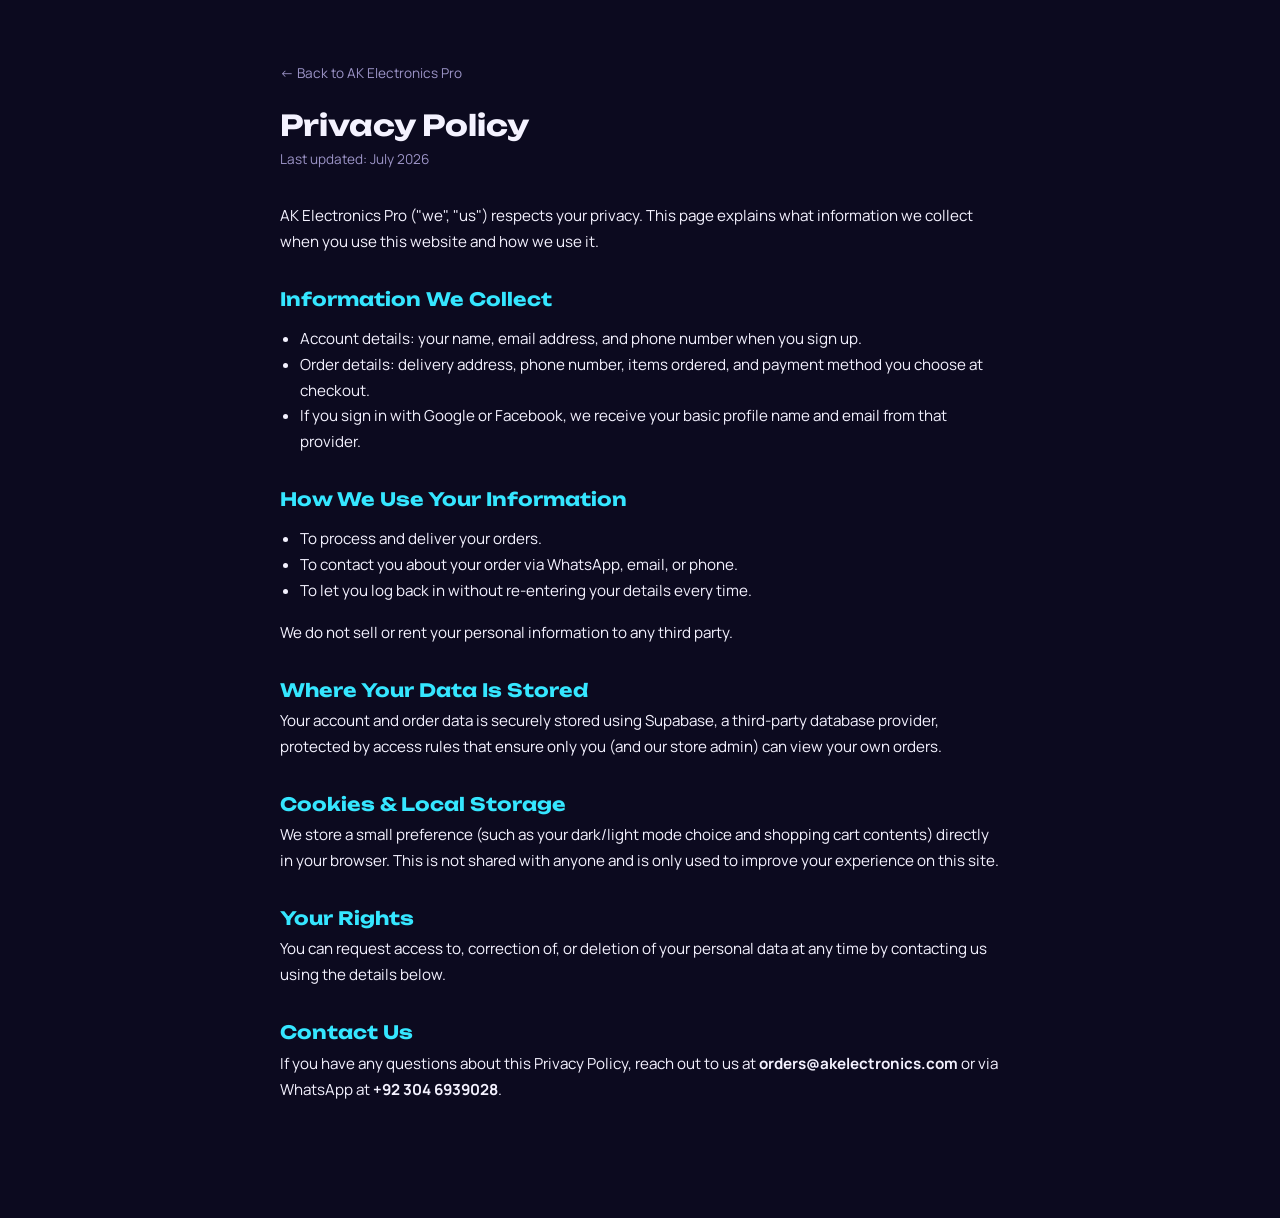
<file: privacy-policy.html>
<!DOCTYPE html>
<html lang="en">
<head>
<meta charset="UTF-8">
<meta name="viewport" content="width=device-width, initial-scale=1.0">
<link rel="icon" type="image/svg+xml" href="logo-badge.svg">
<title>Privacy Policy — AK Electronics Pro</title>
<meta name="robots" content="index, follow">
<link rel="preconnect" href="https://fonts.googleapis.com">
<link href="https://fonts.googleapis.com/css2?family=Unbounded:wght@600;700&family=Manrope:wght@400;500;600;700&family=Space+Mono:wght@400;600&display=swap" rel="stylesheet">
<link rel="stylesheet" href="style.css">
<style>
  .legal-wrap{max-width:760px; margin:0 auto; padding:60px 20px 100px;}
  .legal-wrap h1{font-size:1.8rem; margin-bottom:6px;}
  .legal-wrap .updated{color:var(--muted); font-size:.85rem; margin-bottom:32px;}
  .legal-wrap h2{font-size:1.15rem; margin-top:34px; color:var(--cyan);}
  .legal-wrap p, .legal-wrap li{color:var(--text); line-height:1.7; font-size:.95rem;}
  .legal-wrap ul{padding-left:20px;}
  .back-link{display:inline-block; margin-bottom:24px; color:var(--muted); font-size:.85rem;}
  .back-link:hover{color:var(--cyan);}
</style>
</head>
<body>
<div class="legal-wrap">
  <a href="index.html" class="back-link">← Back to AK Electronics Pro</a>
  <h1>Privacy Policy</h1>
  <p class="updated">Last updated: July 2026</p>

  <p>AK Electronics Pro ("we", "us") respects your privacy. This page explains what information we collect when you use this website and how we use it.</p>

  <h2>Information We Collect</h2>
  <ul>
    <li>Account details: your name, email address, and phone number when you sign up.</li>
    <li>Order details: delivery address, phone number, items ordered, and payment method you choose at checkout.</li>
    <li>If you sign in with Google or Facebook, we receive your basic profile name and email from that provider.</li>
  </ul>

  <h2>How We Use Your Information</h2>
  <ul>
    <li>To process and deliver your orders.</li>
    <li>To contact you about your order via WhatsApp, email, or phone.</li>
    <li>To let you log back in without re-entering your details every time.</li>
  </ul>
  <p>We do not sell or rent your personal information to any third party.</p>

  <h2>Where Your Data Is Stored</h2>
  <p>Your account and order data is securely stored using Supabase, a third-party database provider, protected by access rules that ensure only you (and our store admin) can view your own orders.</p>

  <h2>Cookies &amp; Local Storage</h2>
  <p>We store a small preference (such as your dark/light mode choice and shopping cart contents) directly in your browser. This is not shared with anyone and is only used to improve your experience on this site.</p>

  <h2>Your Rights</h2>
  <p>You can request access to, correction of, or deletion of your personal data at any time by contacting us using the details below.</p>

  <h2>Contact Us</h2>
  <p>If you have any questions about this Privacy Policy, reach out to us at <strong>orders@akelectronics.com</strong> or via WhatsApp at <strong>+92 304 6939028</strong>.</p>
</div>
</body>
</html>
</file>
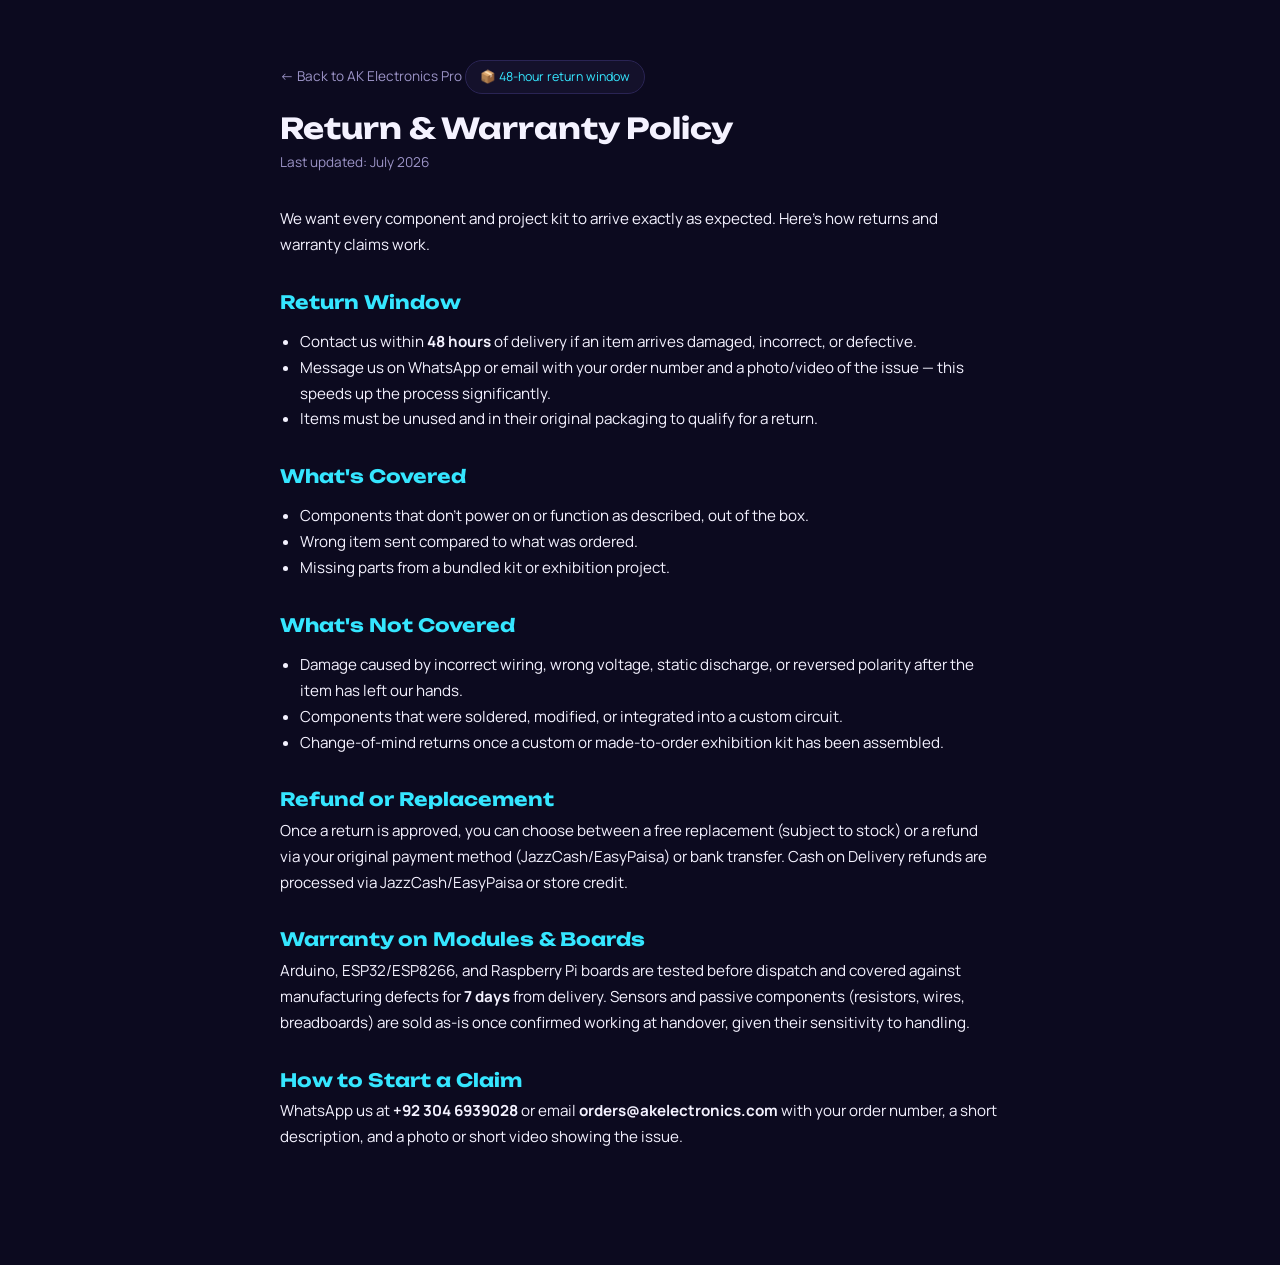
<file: return-policy.html>
<!DOCTYPE html>
<html lang="en">
<head>
<meta charset="UTF-8">
<meta name="viewport" content="width=device-width, initial-scale=1.0">
<link rel="icon" type="image/svg+xml" href="logo-badge.svg">
<title>Return & Warranty Policy — AK Electronics Pro</title>
<meta name="robots" content="index, follow">
<link rel="preconnect" href="https://fonts.googleapis.com">
<link href="https://fonts.googleapis.com/css2?family=Unbounded:wght@600;700&family=Manrope:wght@400;500;600;700&family=Space+Mono:wght@400;600&display=swap" rel="stylesheet">
<link rel="stylesheet" href="style.css">
<style>
  .legal-wrap{max-width:760px; margin:0 auto; padding:60px 20px 100px;}
  .legal-wrap h1{font-size:1.8rem; margin-bottom:6px;}
  .legal-wrap .updated{color:var(--muted); font-size:.85rem; margin-bottom:32px;}
  .legal-wrap h2{font-size:1.15rem; margin-top:34px; color:var(--cyan);}
  .legal-wrap p, .legal-wrap li{color:var(--text); line-height:1.7; font-size:.95rem;}
  .legal-wrap ul{padding-left:20px;}
  .back-link{display:inline-block; margin-bottom:24px; color:var(--muted); font-size:.85rem;}
  .back-link:hover{color:var(--cyan);}
  .policy-badge{display:inline-block; background:var(--panel); border:1px solid var(--line); border-radius:999px; padding:6px 14px; font-size:.78rem; color:var(--cyan); margin-bottom:6px;}
</style>
</head>
<body>
<div class="legal-wrap">
  <a href="index.html" class="back-link">← Back to AK Electronics Pro</a>
  <span class="policy-badge">📦 48-hour return window</span>
  <h1>Return &amp; Warranty Policy</h1>
  <p class="updated">Last updated: July 2026</p>

  <p>We want every component and project kit to arrive exactly as expected. Here's how returns and warranty claims work.</p>

  <h2>Return Window</h2>
  <ul>
    <li>Contact us within <strong>48 hours</strong> of delivery if an item arrives damaged, incorrect, or defective.</li>
    <li>Message us on WhatsApp or email with your order number and a photo/video of the issue — this speeds up the process significantly.</li>
    <li>Items must be unused and in their original packaging to qualify for a return.</li>
  </ul>

  <h2>What's Covered</h2>
  <ul>
    <li>Components that don't power on or function as described, out of the box.</li>
    <li>Wrong item sent compared to what was ordered.</li>
    <li>Missing parts from a bundled kit or exhibition project.</li>
  </ul>

  <h2>What's Not Covered</h2>
  <ul>
    <li>Damage caused by incorrect wiring, wrong voltage, static discharge, or reversed polarity after the item has left our hands.</li>
    <li>Components that were soldered, modified, or integrated into a custom circuit.</li>
    <li>Change-of-mind returns once a custom or made-to-order exhibition kit has been assembled.</li>
  </ul>

  <h2>Refund or Replacement</h2>
  <p>Once a return is approved, you can choose between a free replacement (subject to stock) or a refund via your original payment method (JazzCash/EasyPaisa) or bank transfer. Cash on Delivery refunds are processed via JazzCash/EasyPaisa or store credit.</p>

  <h2>Warranty on Modules &amp; Boards</h2>
  <p>Arduino, ESP32/ESP8266, and Raspberry Pi boards are tested before dispatch and covered against manufacturing defects for <strong>7 days</strong> from delivery. Sensors and passive components (resistors, wires, breadboards) are sold as-is once confirmed working at handover, given their sensitivity to handling.</p>

  <h2>How to Start a Claim</h2>
  <p>WhatsApp us at <strong>+92 304 6939028</strong> or email <strong>orders@akelectronics.com</strong> with your order number, a short description, and a photo or short video showing the issue.</p>
</div>
</body>
</html>
</file>
<file: style.css>
/* =========================================================
   AK ELECTRONICS — FULL CATALOG STORE
   Theme: "Spotlight Showcase"
   ========================================================= */
:root{
  --bg:      #0c0a1f;
  --panel:   #14112b;
  --card:    #1b1740;
  --line:    #2a2454;

  --violet:  #7c5cff;
  --pink:    #ff4d94;
  --cyan:    #35e6ff;

  --text:    #f4f2ff;
  --muted:   #9c94c7;

  --header-bg-rgb: 12,10,31;

  --display: 'Unbounded', sans-serif;
  --body:    'Manrope', sans-serif;
  --mono:    'Space Mono', monospace;

  --radius: 16px;
  --wrap: 1180px;
}

:root[data-theme="light"]{
  --bg:      #f3f5f8;
  --panel:   #ffffff;
  --card:    #ffffff;
  --line:    #dde2ea;

  --text:    #10141c;
  --muted:   #5a6273;

  --header-bg-rgb: 255,255,255;
}

body, .thumb, .product-card, .project-card{ transition: background-color .25s, color .25s, border-color .25s; }

*{box-sizing:border-box;}

/* ACCESSIBILITY: skip link + visible focus states */
.skip-link{
  position:absolute; top:-50px; left:10px; z-index:200;
  background:var(--violet); color:#fff; padding:10px 18px; border-radius:8px;
  font-size:.85rem; font-weight:700; text-decoration:none; transition:top .15s;
}
.skip-link:focus{top:10px;}
a:focus-visible, button:focus-visible, input:focus-visible, select:focus-visible, textarea:focus-visible, [tabindex]:focus-visible{
  outline:3px solid var(--cyan); outline-offset:2px; border-radius:4px;
}
html{scroll-behavior:smooth; -webkit-text-size-adjust:100%;}
body{
  margin:0; background:var(--bg); color:var(--text);
  font-family:var(--body); line-height:1.6;
  -webkit-font-smoothing:antialiased; position:relative; overflow-x:hidden;
  touch-action:manipulation;
  -webkit-user-select:none; -moz-user-select:none; user-select:none;
}
input, textarea, select{
  -webkit-user-select:text; -moz-user-select:text; user-select:text;
}
h1,h2,h3{font-family:var(--display); margin:0 0 .4em; line-height:1.15;}
p{margin:0 0 1em;}
a{color:inherit; text-decoration:none;}
img{max-width:100%; display:block;}
button, a{ -webkit-tap-highlight-color:transparent; }
.wrap{max-width:var(--wrap); margin:0 auto; padding:0 24px; position:relative; z-index:1;}
::selection{background:var(--pink); color:#0c0a1f;}
:focus-visible{outline:2px solid var(--cyan); outline-offset:3px;}

@media (prefers-reduced-motion: reduce){
  *{animation-duration:.001ms !important; transition-duration:.001ms !important;}
}

.blob{position:fixed; border-radius:50%; filter:blur(90px); opacity:.32; z-index:0; pointer-events:none; animation:drift 14s ease-in-out infinite alternate;}
.blob-a{width:420px; height:420px; background:var(--violet); top:-120px; left:-100px;}
.blob-b{width:380px; height:380px; background:var(--pink); bottom:-140px; right:-100px; animation-delay:3s;}
@keyframes drift{ to{ transform:translate(40px,30px) scale(1.1); } }

/* reveal-on-scroll */
.reveal{opacity:0; transform:translateY(16px); transition:opacity .5s ease, transform .5s ease;}
.reveal.in{opacity:1; transform:translateY(0);}

/* =========================================================
   HEADER
   ========================================================= */
.site-header{position:sticky; top:0; z-index:50; background:rgba(var(--header-bg-rgb),.82); backdrop-filter:blur(12px); border-bottom:1px solid var(--line);}

/* ADS BANNER */
.ads-banner{position:relative; width:100%; aspect-ratio:16/5; max-height:220px; overflow:hidden; background:var(--panel);}
@media (max-width:600px){ .ads-banner{aspect-ratio:4/3; max-height:280px;} }
.ads-banner-track{display:flex; width:100%; height:100%; transition:transform .5s ease;}
.ads-banner-track .ads-slide{flex:0 0 100%; width:100%; height:100%; display:block; background:#000; position:relative;}
.ads-banner-track .ads-slide img, .ads-banner-track .ads-slide video{width:100%; height:100%; object-fit:contain; display:block;}
.ads-unmute-btn{
  position:absolute; bottom:10px; left:10px; z-index:2;
  background:rgba(12,10,31,.65); backdrop-filter:blur(4px); color:#fff; border:1px solid rgba(255,255,255,.25);
  padding:6px 12px; border-radius:999px; font-size:.78rem; cursor:pointer;
}
.ads-banner-close{
  position:absolute; top:8px; right:8px; z-index:2;
  width:30px; height:30px; border-radius:50%; border:none; cursor:pointer;
  background:rgba(12,10,31,.6); color:#fff; font-size:.85rem; backdrop-filter:blur(4px);
}

/* MID-PAGE PICTURE ADS — scrolls with the page, sits inside the content flow */
.ads-banner-mid{max-width:var(--wrap, 1180px); margin:0 auto 50px; border-radius:16px; aspect-ratio:16/4;}
@media (max-width:600px){ .ads-banner-mid{aspect-ratio:16/9; margin-bottom:36px;} }

/* STARTER KITS SECTION */
.starter-kits{padding:70px 0;}
.starter-kits-layout{display:grid; grid-template-columns:1fr 260px; gap:24px; align-items:start;}
@media (max-width:900px){ .starter-kits-layout{grid-template-columns:1fr;} }
.ads-banner-kit{aspect-ratio:1/1.4; border-radius:14px; max-height:420px;}
@media (max-width:900px){ .ads-banner-kit{aspect-ratio:16/6; max-height:220px;} }

/* SPLASH VIDEO AD — plays once on page load */
.splash-ad-overlay{
  position:fixed; inset:0; z-index:500; background:#000;
  display:flex; align-items:center; justify-content:center;
}
.splash-ad-overlay video{width:100%; height:100%; object-fit:contain;}
.splash-ad-close{
  position:absolute; top:18px; right:18px; z-index:2;
  width:38px; height:38px; border-radius:50%; border:1px solid rgba(255,255,255,.35);
  background:rgba(0,0,0,.5); color:#fff; font-size:1rem; cursor:pointer; backdrop-filter:blur(4px);
}

.header-inner{display:flex; align-items:center; gap:18px; padding:14px 24px;}
.brand{display:flex; align-items:center; gap:10px;}
.brand-mark{
  width:38px; height:38px; border-radius:10px; flex:0 0 auto;
  display:block; object-fit:contain;
}
.brand-name{font-family:var(--display); font-weight:700; font-size:.95rem; letter-spacing:.4px; color:var(--text);}

.main-nav{display:flex; gap:20px; margin-left:auto; font-size:.88rem;}
.main-nav a{color:var(--muted); transition:color .15s;}
.main-nav a:hover{color:var(--text);}

.header-actions{display:flex; align-items:center; gap:10px;}
.login-btn{
  background:transparent; border:1px solid var(--line); color:var(--text);
  padding:9px 14px; border-radius:999px; font-size:.82rem; font-family:var(--body); font-weight:600;
  cursor:pointer; transition:.15s; white-space:nowrap;
}
a.login-btn{display:inline-block; text-decoration:none;}
.login-btn:hover{border-color:var(--cyan); color:var(--cyan);}
.nav-cta{
  background:linear-gradient(135deg,var(--pink),var(--violet)); color:#fff;
  padding:10px 18px; border-radius:999px; font-weight:600; font-size:.82rem; white-space:nowrap;
  transition:transform .15s, box-shadow .15s;
}
.nav-cta:hover{transform:translateY(-1px); box-shadow:0 8px 20px rgba(124,92,255,.4);}
.menu-toggle{display:none; background:none; border:none; color:var(--text); font-size:1.3rem; cursor:pointer; padding:4px 8px;}

/* =========================================================
   HERO
   ========================================================= */
.hero{padding:64px 0 0; position:relative;}

/* SEARCH BAR */
.search-section{padding:22px 0 0; position:relative; z-index:20;}
.search-box{
  display:flex; align-items:center; gap:10px; max-width:560px; margin:0 auto;
  background:var(--panel); border:1px solid var(--line); border-radius:999px;
  padding:12px 18px; color:var(--muted); transition:.2s;
}
.search-box:focus-within{border-color:var(--cyan); box-shadow:0 0 0 3px rgba(53,230,255,.15);}
.search-box input{flex:1; background:none; border:none; color:var(--text); font-family:var(--body); font-size:.92rem;}
.search-box input:focus{outline:none;}
.search-clear{background:none; border:none; color:var(--muted); cursor:pointer; font-size:.85rem; padding:2px 4px;}
.search-clear:hover{color:var(--pink);}

.search-dropdown{
  max-width:560px; margin:8px auto 0; background:var(--panel); border:1px solid var(--line);
  border-radius:14px; overflow:hidden; box-shadow:0 16px 40px rgba(0,0,0,.3);
  max-height:360px; overflow-y:auto;
}
.search-result{
  display:flex; align-items:center; gap:12px; padding:10px 16px; cursor:pointer; transition:.15s;
  border-bottom:1px solid var(--line);
}
.search-result:last-child{border-bottom:none;}
.search-result:hover{background:var(--card);}
.search-result img{width:42px; height:42px; border-radius:8px; object-fit:cover; flex:0 0 auto; background:var(--card);}
.search-result-info{flex:1; min-width:0;}
.search-result-info .sr-name{font-size:.86rem; font-weight:600; white-space:nowrap; overflow:hidden; text-overflow:ellipsis;}
.search-result-info .sr-cat{font-size:.72rem; color:var(--muted);}
.search-result .sr-price{font-family:var(--mono); font-size:.78rem; color:var(--cyan); flex:0 0 auto;}
.search-empty{padding:16px; text-align:center; color:var(--muted); font-size:.85rem;}
@media (max-width:600px){
  .search-box{margin:0 16px;}
  .search-dropdown{margin:8px 16px 0;}
}
.hero-inner{max-width:760px; margin:0 auto; text-align:center; padding:0 24px;}
.eyebrow{font-family:var(--mono); font-size:.74rem; color:var(--cyan); text-transform:uppercase; letter-spacing:.4px; margin-bottom:16px;}
.hero h1{font-size:clamp(2rem,5vw,3.4rem); font-weight:700;}
.glow-text{
  background:linear-gradient(135deg,var(--cyan),var(--violet),var(--pink));
  -webkit-background-clip:text; background-clip:text; color:transparent;
}
.hero-sub{color:var(--muted); font-size:1.02rem; max-width:54ch; margin:0 auto 28px;}
.hero-actions{display:flex; gap:14px; flex-wrap:wrap; margin-bottom:20px;}
.hero-inner .hero-actions{justify-content:center; margin-bottom:50px;}

.btn{
  display:inline-flex; align-items:center; justify-content:center; gap:8px;
  padding:14px 24px; border-radius:12px; font-weight:700; font-size:.9rem;
  transition:transform .15s, box-shadow .15s; cursor:pointer; border:none;
}
.btn.full{width:100%;}
.btn-primary{background:linear-gradient(135deg,var(--cyan),var(--violet)); color:#0c0a1f;}
.btn-primary:hover{transform:translateY(-2px); box-shadow:0 10px 26px rgba(53,230,255,.3);}
.btn-ghost{border:1px solid var(--line); color:var(--text); background:transparent;}
.btn-ghost:hover{border-color:var(--pink); color:var(--pink);}

/* marquee */
.marquee{border-top:1px solid var(--line); border-bottom:1px solid var(--line); overflow:hidden; background:var(--panel);}
.marquee-track{display:flex; gap:14px; white-space:nowrap; padding:14px 0; animation:scroll 30s linear infinite; width:max-content;}
.marquee-track span{font-family:var(--mono); font-size:.78rem; color:var(--muted); letter-spacing:.5px;}
.marquee-track span:nth-child(odd){color:var(--cyan);}
@keyframes scroll{ from{transform:translateX(0);} to{transform:translateX(-50%);} }

/* BANNER SLIDER */
.banner-slider{padding:28px 0; position:relative;}
.banner-slider .wrap{position:relative;}
.banner-track{display:flex; overflow:hidden; border-radius:var(--radius);}
.banner-slide{
  flex:0 0 100%; min-height:150px; display:flex; align-items:center; padding:28px 34px;
  transition:transform .5s ease;
}
.banner-slide-1{background:linear-gradient(120deg, #2a2454, #7c5cff 70%);}
.banner-slide-2{background:linear-gradient(120deg, #1b1740, #35e6ff 130%);}
.banner-slide-3{background:linear-gradient(120deg, #40163a, #ff4d94 130%);}
.banner-text{color:#fff;}
.banner-tag{font-family:var(--mono); font-size:.72rem; background:rgba(255,255,255,.18); padding:4px 10px; border-radius:999px; display:inline-block; margin-bottom:8px;}
.banner-text h3{font-family:var(--display); font-size:1.3rem; margin:0 0 4px;}
.banner-text p{margin:0; opacity:.9; font-size:.9rem;}
.banner-nav{
  position:absolute; top:50%; transform:translateY(-50%); z-index:2;
  background:rgba(12,10,31,.5); color:#fff; border:1px solid rgba(255,255,255,.3);
  width:34px; height:34px; border-radius:50%; font-size:1.3rem; cursor:pointer; transition:.15s;
}
.banner-nav:hover{background:rgba(12,10,31,.8);}
.banner-prev{left:10px;}
.banner-next{right:10px;}
.banner-dots{display:flex; justify-content:center; gap:8px; margin-top:12px;}
.banner-dot{width:9px; height:9px; border-radius:50%; background:var(--muted); opacity:.5; border:none; cursor:pointer; padding:0; transition:.2s;}
.banner-dot:hover{opacity:.8;}
.banner-dot.active{background:var(--cyan); width:22px; border-radius:4px;}
@media (max-width:680px){
  .banner-text h3{font-size:1.05rem;}
  .banner-slide{padding:22px 24px; min-height:130px;}
}

/* =========================================================
   SECTION TITLES
   ========================================================= */
.section-title{font-size:clamp(1.4rem,2.6vw,2.1rem); font-weight:700;}
.section-title.light{color:var(--text);}
.section-sub{color:var(--muted); max-width:56ch;}
.load-status{font-family:var(--mono); font-size:.75rem; color:var(--muted); margin-top:18px;}

/* CUSTOM INQUIRY BOX — premium redesign */
.custom-inquiry-box{
  margin-top:48px; padding:2px; border-radius:20px; max-width:640px;
  background:linear-gradient(135deg, var(--violet), var(--cyan), var(--pink));
  background-size:200% 200%;
  animation:inquiryGradient 8s ease infinite;
}
@keyframes inquiryGradient{
  0%{background-position:0% 50%;} 50%{background-position:100% 50%;} 100%{background-position:0% 50%;}
}
.custom-inquiry-box-inner{
  background:var(--panel); border-radius:18px; padding:30px 28px;
  display:flex; flex-direction:column; gap:4px; position:relative; overflow:hidden;
}
.custom-inquiry-box-inner::before{
  content:"✨"; position:absolute; top:-10px; right:-10px; font-size:5rem; opacity:.06; transform:rotate(-15deg);
}
.custom-inquiry-icon{font-size:1.8rem; margin-bottom:8px;}
.custom-inquiry-box h3{font-family:var(--display); font-size:1.15rem; margin:0 0 6px;}
.custom-inquiry-box p{color:var(--muted); font-size:.85rem; margin:0 0 18px; max-width:440px;}
.custom-inquiry-form{display:flex; flex-direction:column; gap:12px; position:relative;}
.custom-inquiry-form input, .custom-inquiry-form textarea{
  background:var(--bg); border:1px solid var(--line); border-radius:10px; color:var(--text);
  padding:12px 14px; font-family:inherit; font-size:.9rem; resize:vertical; transition:.15s;
}
.custom-inquiry-form input:focus, .custom-inquiry-form textarea:focus{
  outline:none; border-color:var(--cyan); box-shadow:0 0 0 3px rgba(77,227,255,.15);
}
.custom-inquiry-form button{
  align-self:flex-start; background:linear-gradient(120deg, var(--violet), var(--pink));
  border:none; font-weight:700; padding:11px 22px;
}

/* =========================================================
   CATEGORIES
   ========================================================= */
.categories{padding:60px 0 16px;}
.cat-grid{display:grid; grid-template-columns:repeat(4,1fr); gap:14px; margin-top:24px;}
.cat-card{
  background:var(--card); border:1px solid var(--line); border-radius:var(--radius);
  padding:18px; cursor:pointer; transition:transform .15s, border-color .15s;
  position:relative; overflow:hidden;
}
.cat-card::before{content:""; position:absolute; inset:0; opacity:0; transition:opacity .2s; background:radial-gradient(120px 80px at 20% 0%, rgba(124,92,255,.35), transparent 70%);}
.cat-card:hover{transform:translateY(-4px); border-color:var(--violet);}
.cat-card:hover::before{opacity:1;}
.cat-card .cat-icon{font-size:1.5rem; display:block; margin-bottom:8px;}
.cat-card h3{font-size:.95rem; margin-bottom:2px; position:relative;}
.cat-card p{color:var(--muted); font-size:.78rem; margin:0; position:relative;}

/* =========================================================
   PRODUCTS
   ========================================================= */
.shop{padding:44px 0 76px;}
.filter-row{display:flex; flex-wrap:wrap; gap:9px; margin:24px 0 28px; -webkit-overflow-scrolling:touch;}
.filter-btn{
  font-family:var(--mono); font-size:.74rem; padding:8px 15px;
  border-radius:999px; border:1px solid var(--line); color:var(--muted);
  background:transparent; cursor:pointer; transition:.15s; white-space:nowrap;
}
.filter-btn:hover{color:var(--text); border-color:var(--cyan);}
.filter-btn.active{background:linear-gradient(135deg,var(--cyan),var(--violet)); border-color:transparent; color:#0c0a1f; font-weight:700;}

.product-grid{display:grid; grid-template-columns:repeat(3,1fr); gap:18px;}

.skeleton-card{
  height:280px; border-radius:var(--radius); border:1px solid var(--line);
  background:linear-gradient(90deg, var(--panel) 25%, var(--card) 50%, var(--panel) 75%);
  background-size:200% 100%; animation:shimmer 1.4s ease-in-out infinite;
}
@keyframes shimmer{ 0%{background-position:200% 0;} 100%{background-position:-200% 0;} }

@keyframes confetti-fall{
  0%{ transform:translateY(0) rotate(0deg); opacity:1; }
  100%{ transform:translateY(100vh) rotate(540deg); opacity:0; }
}

/* PRINT RECEIPT */
.print-only{display:none;}
@media print{
  body *{visibility:hidden;}
  #printReceiptArea, #printReceiptArea *{visibility:visible;}
  #printReceiptArea{
    display:block; position:absolute; top:0; left:0; width:100%;
    color:#000; padding:20px; font-family:Arial, sans-serif;
  }
  #printReceiptArea hr{border:none; border-top:1px solid #999; margin:12px 0;}
  #printReceiptArea h2{margin:0 0 4px;}
}
.product-card{
  background:var(--card); border:1px solid var(--line); border-radius:var(--radius);
  overflow:hidden; transition:transform .2s, border-color .2s; display:flex; flex-direction:column;
}
.product-card:hover{transform:translateY(-4px); border-color:var(--violet);}

/* image thumb with graceful fallback to an icon */
.thumb{position:relative; height:150px; background:radial-gradient(circle at 50% -20%, rgba(124,92,255,.5), transparent 65%), var(--panel); overflow:hidden; cursor:pointer;}
.thumb-icon{position:absolute; inset:0; display:flex; align-items:center; justify-content:center; font-size:2.2rem;}
.thumb img{position:absolute; inset:0; width:100%; height:100%; object-fit:contain; padding:10px;}
.wishlist-heart{
  position:absolute; top:8px; right:8px; z-index:2;
  background:rgba(12,10,31,.5); backdrop-filter:blur(4px); border:1px solid rgba(255,255,255,.25); color:#fff;
  width:32px; height:32px; border-radius:50%; cursor:pointer; padding:0;
  display:flex; align-items:center; justify-content:center; transition:.2s;
}
.wishlist-heart svg{transition:.2s;}
.wishlist-heart:hover{transform:scale(1.12); border-color:var(--pink);}
.wishlist-heart.active{color:var(--pink); border-color:var(--pink); background:rgba(255,77,148,.2);}
.wishlist-heart.active svg{fill:var(--pink);}

/* PRODUCT COMPARISON */
.compare-check{
  position:absolute; bottom:8px; left:8px; z-index:2;
  background:rgba(12,10,31,.6); backdrop-filter:blur(4px); border:1px solid rgba(255,255,255,.2);
  color:#fff; font-size:.65rem; padding:4px 8px; border-radius:999px; cursor:pointer;
  display:flex; align-items:center; gap:4px; user-select:none;
}
.compare-check input{width:auto; margin:0; accent-color:var(--violet);}
.compare-bar{
  position:fixed; left:50%; bottom:20px; transform:translateX(-50%); z-index:70;
  background:var(--panel); border:1px solid var(--line); border-radius:999px;
  padding:10px 10px 10px 20px; display:flex; align-items:center; gap:16px;
  box-shadow:0 12px 30px rgba(0,0,0,.4); font-size:.85rem;
}
.compare-modal-box{max-width:760px;}
#compareTable th, #compareTable td{border:1px solid var(--line); padding:10px 12px; text-align:left; font-size:.85rem; vertical-align:top;}
#compareTable th{background:var(--panel); color:var(--muted); font-family:var(--mono); font-size:.7rem; text-transform:uppercase;}
#compareTable img{width:60px; height:60px; object-fit:cover; border-radius:8px;}
@media (max-width:600px){
  .compare-bar{width:calc(100% - 32px); left:16px; transform:none; flex-direction:column; align-items:stretch; gap:8px;}
}

.product-body{padding:16px; display:flex; flex-direction:column; gap:7px; flex:1;}
.product-cat{font-family:var(--mono); font-size:.64rem; color:var(--cyan); text-transform:uppercase; letter-spacing:.4px;}
.product-body h3{font-size:.98rem; margin:0;}
.card-rating{font-family:var(--mono); font-size:.7rem; color:#ffb443; margin-left:6px; white-space:nowrap;}
.card-rating-count{color:var(--muted);}
.product-spec{color:var(--muted); font-size:.82rem; margin:0;}
.product-footer{margin-top:auto; display:flex; align-items:center; justify-content:space-between; border-top:1px dashed var(--line); padding-top:11px; gap:8px;}
.price{
  font-family:var(--mono); font-weight:700; font-size:.88rem; color:#0c0a1f;
  background:linear-gradient(135deg,var(--cyan),var(--violet));
  padding:5px 11px; border-radius:999px; white-space:nowrap;
}
.order-actions{display:flex; gap:6px;}
.order-btn{
  font-size:.72rem; font-weight:700; padding:7px 12px; border-radius:8px;
  background:var(--pink); color:#fff; transition:transform .15s; display:inline-flex; align-items:center; gap:4px;
}
.order-btn.email-btn{background:transparent; border:1px solid var(--line); color:var(--muted);}
.order-btn:hover{transform:translateY(-1px);}
.order-btn.email-btn:hover{border-color:var(--cyan); color:var(--cyan);}
.stock-tag{font-family:var(--mono); font-size:.64rem; color:var(--muted);}
.stock-tag.low{color:var(--pink);}

/* =========================================================
   EXHIBITION PROJECTS
   ========================================================= */
.exhibition{background:var(--panel); border-top:1px solid var(--line); border-bottom:1px solid var(--line); padding:64px 0;}
.project-grid{display:grid; grid-template-columns:repeat(3,1fr); gap:18px; margin-top:28px;}
.project-card{background:var(--bg); border:1px solid var(--line); border-radius:var(--radius); overflow:hidden; display:flex; flex-direction:column; transition:transform .2s, border-color .2s;}
.project-card:hover{transform:translateY(-4px); border-color:var(--pink);}
.project-thumb{height:150px; position:relative; background:radial-gradient(circle at 50% -20%, rgba(255,77,148,.4), transparent 65%), var(--card);}
.project-thumb .thumb-icon{font-size:1rem; font-family:var(--mono); color:var(--cyan); text-align:center; padding:0 16px;}
.project-card .thumb{background:radial-gradient(circle at 50% -20%, rgba(255,77,148,.4), transparent 65%), var(--card);}
.project-body{padding:16px; display:flex; flex-direction:column; gap:7px; flex:1;}
.project-body h3{font-size:.98rem;}
.project-body p{color:var(--muted); font-size:.82rem; margin:0;}
.project-footer{display:flex; align-items:center; justify-content:space-between; margin-top:auto; padding-top:10px; gap:8px;}

/* =========================================================
   DEALS
   ========================================================= */
.deals{padding:64px 0;}

/* ACTIVE OFFERS */
.offers-section{padding:50px 0 0;}
.offers-grid{display:grid; grid-template-columns:repeat(auto-fit, minmax(240px,1fr)); gap:16px; margin-top:20px;}
.offer-card{
  background:linear-gradient(120deg, var(--card), var(--panel)); border:1px dashed var(--violet);
  border-radius:14px; padding:20px; display:flex; flex-direction:column; gap:10px; position:relative;
}
.offer-percent{font-family:var(--display); font-size:1.6rem; font-weight:800; color:var(--cyan);}
.offer-code-row{display:flex; align-items:center; gap:10px;}
.offer-code{font-family:var(--mono); background:var(--bg); border:1px solid var(--line); border-radius:8px; padding:8px 12px; font-size:.9rem; letter-spacing:1px; flex:1;}
.offer-copy-btn{background:var(--violet); color:#fff; border:none; padding:8px 14px; border-radius:8px; font-size:.78rem; font-weight:600; cursor:pointer;}
.offer-copy-btn.copied{background:#4dff8f; color:#0c0a1f;}
.offer-expiry{font-size:.72rem; color:var(--muted);}
.deal-grid{display:grid; grid-template-columns:repeat(3,1fr); gap:16px; margin-top:26px;}
.deal-card{background:var(--card); border:1px solid var(--violet); border-radius:var(--radius); padding:18px; position:relative;}
.deal-tag{position:absolute; top:-10px; right:14px; background:var(--pink); color:#fff; font-family:var(--mono); font-size:.64rem; padding:4px 9px; border-radius:999px;}
.deal-card h3{font-size:.96rem; margin-bottom:4px;}
.deal-old{text-decoration:line-through; color:var(--muted); font-family:var(--mono); font-size:.78rem; margin-right:8px;}
.deal-new{font-family:var(--mono); font-weight:700; color:var(--cyan);}
.deal-footer{display:flex; align-items:center; justify-content:space-between; margin-top:14px; gap:8px;}

/* =========================================================
   REVIEWS
   ========================================================= */
.reviews{background:var(--panel); border-top:1px solid var(--line); border-bottom:1px solid var(--line); padding:64px 0;}
.review-grid{display:grid; grid-template-columns:repeat(3,1fr); gap:16px; margin-top:26px;}
.review-card{background:var(--card); border:1px solid var(--line); border-radius:var(--radius); padding:20px;}
.stars{color:var(--cyan); letter-spacing:2px; margin-bottom:8px; font-size:.9rem;}
.review-card p{color:var(--text); font-size:.88rem; margin-bottom:10px;}
.review-name{font-family:var(--mono); font-size:.74rem; color:var(--muted);}

/* =========================================================
   LOCATION
   ========================================================= */
.location{padding:70px 0;}

/* WEBSITE BUILDING SERVICE */
.website-service{padding:70px 0; background:linear-gradient(180deg, transparent, rgba(124,92,255,.06), transparent);}
.website-service-inner{display:flex; gap:40px; align-items:flex-start; flex-wrap:wrap; justify-content:space-between;}
.location-inner{display:grid; grid-template-columns:1fr 1fr; gap:36px; align-items:stretch;}
.location-facts{display:grid; gap:12px; margin:22px 0 26px;}
.location-facts dt{font-family:var(--mono); font-size:.68rem; color:var(--cyan); text-transform:uppercase;}
.location-facts dd{margin:2px 0 0; font-size:.92rem; word-break:break-word;}
.location-map{min-height:260px; border-radius:var(--radius); overflow:hidden; border:1px solid var(--line);}

/* ABOUT SECTION */
.about-section{padding:60px 0;}
.about-inner{display:grid; grid-template-columns:220px 1fr; gap:40px; align-items:center;}
.about-badge{width:100%; max-width:220px; justify-self:center;}
.about-copy .section-sub{max-width:none;}

/* FAQ SECTION */
.faq-section{padding:60px 0;}
.faq-list{max-width:760px; margin:26px auto 0; display:flex; flex-direction:column; gap:10px;}
.faq-item{border:1px solid var(--line); border-radius:12px; overflow:hidden; background:var(--panel);}
.faq-q{
  width:100%; text-align:left; background:none; border:none; color:var(--text);
  padding:16px 18px; font-family:var(--body); font-weight:600; font-size:.92rem;
  display:flex; justify-content:space-between; align-items:center; cursor:pointer;
}
.faq-icon{color:var(--cyan); font-size:1.1rem; transition:transform .2s; flex:0 0 auto;}
.faq-item.open .faq-icon{transform:rotate(45deg);}
.faq-a{max-height:0; overflow:hidden; transition:max-height .25s ease;}
.faq-a p{padding:0 18px 16px; margin:0; color:var(--muted); font-size:.88rem; line-height:1.6;}
.faq-a a{color:var(--cyan);}

/* CONTACT SECTION */
.contact-section{padding:60px 0;}
.contact-inner{display:grid; grid-template-columns:1fr 1fr; gap:40px; align-items:start;}
.contact-form{display:flex; flex-direction:column; gap:12px;}
.contact-form input, .contact-form textarea{
  background:var(--panel); border:1px solid var(--line); border-radius:10px;
  padding:12px 14px; color:var(--text); font-family:var(--body); font-size:.92rem; resize:vertical;
}
.contact-form input:focus, .contact-form textarea:focus{outline:none; border-color:var(--cyan);}

/* NEWSLETTER */
.newsletter-inner{display:flex; justify-content:space-between; align-items:center; gap:24px; padding:30px 0; border-bottom:1px solid var(--line); flex-wrap:wrap;}
.newsletter-inner h3{font-family:var(--display); font-size:1.05rem; margin:0 0 4px;}
.newsletter-inner p{margin:0; color:var(--muted); font-size:.82rem;}
.newsletter-form{display:flex; gap:8px; flex-wrap:wrap;}
.newsletter-form input{background:var(--card); border:1px solid var(--line); border-radius:8px; padding:11px 14px; color:var(--text); min-width:220px;}

@media (max-width:780px){
  .about-inner, .contact-inner{grid-template-columns:1fr; text-align:center;}
  .about-badge{max-width:170px;}
  .newsletter-inner{flex-direction:column; text-align:center;}
  .newsletter-form{width:100%;}
  .newsletter-form input{flex:1; min-width:0;}
}

/* =========================================================
   FOOTER + FLOATING BUTTONS
   ========================================================= */
.site-footer{border-top:1px solid var(--line); padding:22px 0 90px; color:var(--muted); font-size:.8rem;}
.footer-inner{display:flex; justify-content:space-between; flex-wrap:wrap; gap:8px;}
.footer-links a{color:var(--muted); text-decoration:underline;}
.footer-links a:hover{color:var(--cyan);}

.float-stack{position:fixed; bottom:20px; right:20px; z-index:60; display:flex; flex-direction:column; gap:12px; align-items:center;}
.float-btn{
  width:52px; height:52px; border-radius:50%; display:flex; align-items:center; justify-content:center;
  box-shadow:0 8px 24px rgba(0,0,0,.4); transition:transform .15s;
}
.float-btn:hover{transform:scale(1.07);}
.float-whatsapp{background:#25D366; color:#0c0a1f;}
.float-email{background:var(--card); color:var(--cyan); border:1px solid var(--line);}

.scroll-top-btn{
  position:fixed; bottom:20px; left:20px; z-index:60;
  width:44px; height:44px; border-radius:50%; display:flex; align-items:center; justify-content:center;
  background:var(--panel); color:var(--text); border:1px solid var(--line);
  box-shadow:0 8px 20px rgba(0,0,0,.35); cursor:pointer; transition:.2s;
  opacity:0; visibility:hidden; transform:translateY(10px);
}
.scroll-top-btn.visible{opacity:1; visibility:visible; transform:translateY(0);}

.scroll-top-btn:hover{border-color:var(--cyan); transform:translateY(-2px);}
@media (max-width:680px){ .scroll-top-btn{bottom:16px; left:16px; width:40px; height:40px;} }

/* =========================================================
   LOGIN MODAL
   ========================================================= */
.modal-overlay{position:fixed; inset:0; background:rgba(12,10,31,.75); backdrop-filter:blur(4px); display:none; align-items:center; justify-content:center; z-index:100; padding:20px;}
.modal-overlay.open{display:flex;}
.modal-box{background:var(--card); border:1px solid var(--line); border-radius:var(--radius); padding:26px; width:100%; max-width:380px; position:relative; max-height:90vh; overflow-y:auto;}
.modal-close{position:absolute; top:14px; right:14px; background:none; border:none; color:var(--muted); font-size:1.1rem; cursor:pointer;}
.modal-close:hover{color:var(--pink);}
.modal-tabs{display:flex; gap:6px; margin-bottom:18px; background:var(--panel); border-radius:10px; padding:4px;}
.modal-tab{flex:1; background:none; border:none; color:var(--muted); padding:9px; border-radius:8px; font-weight:600; font-size:.84rem; cursor:pointer; transition:.15s;}
.modal-tab.active{background:linear-gradient(135deg,var(--cyan),var(--violet)); color:#0c0a1f;}
.modal-form{display:flex; flex-direction:column; gap:13px;}
.modal-form.hidden{display:none;}
.modal-form label{font-size:.78rem; color:var(--muted); display:flex; flex-direction:column; gap:6px;}
.modal-form input{background:var(--panel); border:1px solid var(--line); border-radius:8px; padding:11px 12px; color:var(--text); font-family:var(--body); font-size:.95rem;}
.modal-form input:focus{outline:none; border-color:var(--cyan);}
.modal-msg{font-size:.78rem; color:var(--cyan); min-height:1.2em; margin:0;}
.modal-note{font-size:.7rem; color:var(--muted); margin:14px 0 0; text-align:center;}
.link-btn{background:none; border:none; color:var(--cyan); font-size:.8rem; cursor:pointer; padding:0; text-align:center; text-decoration:underline;}

.oauth-divider{display:flex; align-items:center; gap:12px; margin:18px 0 14px; color:var(--muted); font-size:.75rem;}
.oauth-divider::before, .oauth-divider::after{content:""; flex:1; height:1px; background:var(--line);}
.oauth-buttons{display:flex; gap:10px;}
.btn-oauth{
  flex:1; display:flex; align-items:center; justify-content:center; gap:8px;
  background:var(--panel); border:1px solid var(--line); color:var(--text);
  padding:11px 14px; border-radius:8px; font-size:.86rem; font-weight:600;
  transition:transform .15s, border-color .15s;
}
.btn-oauth:hover{transform:translateY(-1px); border-color:var(--cyan);}
.btn-oauth:active{transform:translateY(0);}
@media (max-width:420px){
  .oauth-buttons{flex-direction:column;}
  .header-actions{gap:6px;}
  .theme-toggle, .wishlist-btn{width:34px; height:34px;}
  .login-btn{padding:8px 10px; font-size:.82rem;}
}

/* =========================================================
   RESPONSIVE — mobile-first tuning for smoothness
   ========================================================= */
.hidden{display:none !important;}

/* cart button */
.cart-btn{
  position:relative; background:transparent; border:1px solid var(--line); color:var(--text);
  padding:9px 12px; border-radius:999px; font-size:1rem; cursor:pointer; transition:.15s;
}
.cart-btn:hover{border-color:var(--cyan);}
.theme-toggle, .wishlist-btn{
  position:relative; background:var(--panel); border:1px solid var(--line); color:var(--text);
  width:38px; height:38px; border-radius:50%; cursor:pointer; transition:.2s;
  display:flex; align-items:center; justify-content:center; padding:0;
}
.theme-toggle{overflow:hidden;}
.theme-toggle .icon-sun, .theme-toggle .icon-moon{
  position:absolute; transition:transform .35s ease, opacity .35s ease;
}
.theme-toggle .icon-sun{color:#ffb443; opacity:0; transform:scale(.4) rotate(-90deg);}
.theme-toggle .icon-moon{color:var(--violet); opacity:1; transform:scale(1) rotate(0);}
.theme-toggle.is-light .icon-sun{opacity:1; transform:scale(1) rotate(0);}
.theme-toggle.is-light .icon-moon{opacity:0; transform:scale(.4) rotate(90deg);}
.theme-toggle:hover, .wishlist-btn:hover{border-color:var(--violet); transform:translateY(-1px);}
.wishlist-btn:hover{border-color:var(--pink);}
.wishlist-btn.has-items{color:var(--pink); border-color:var(--pink);}
.coupon-row{display:flex; gap:8px; margin:4px 0;}
.coupon-row input{flex:1; background:var(--panel); border:1px solid var(--line); border-radius:8px; padding:10px 12px; color:var(--text); font-family:var(--body);}
.btn-ghost-sm{background:transparent; border:1px solid var(--violet); color:var(--violet); padding:0 16px; border-radius:8px; font-size:.85rem; font-weight:600; cursor:pointer;}
.btn-ghost-sm:hover{background:var(--violet); color:#fff;}
.coupon-msg{font-size:.78rem; margin:0; min-height:1.1em;}

.gallery-box{max-width:520px;}
.gallery-main{width:100%; aspect-ratio:1/1; border-radius:var(--radius); overflow:hidden; background:var(--card); cursor:zoom-in; position:relative;}
.gallery-nav{
  position:absolute; top:50%; transform:translateY(-50%); z-index:3;
  background:rgba(12,10,31,.55); backdrop-filter:blur(4px); color:#fff; border:1px solid rgba(255,255,255,.25);
  width:36px; height:36px; border-radius:50%; font-size:1.2rem; line-height:1; cursor:pointer;
}
.gallery-prev{left:10px;}
.gallery-next{right:10px;}
.gallery-nav:hover{background:var(--violet);}
.gallery-main img{width:100%; height:100%; object-fit:contain; transition:transform .3s;}
.gallery-main.zoomed{cursor:zoom-out;}
.gallery-main.zoomed img{transform:scale(1.8);}
.gallery-thumbs{display:flex; gap:8px; margin-top:10px; overflow-x:auto;}
.gallery-thumbs img{width:60px; height:60px; object-fit:cover; border-radius:8px; border:2px solid transparent; cursor:pointer; opacity:.7;}
.gallery-thumbs img.active{border-color:var(--cyan); opacity:1;}
.gallery-actions{margin:14px 0 6px;}
.related-products{margin-top:20px; border-top:1px solid var(--line); padding-top:16px;}
.related-products h4{font-family:var(--display); font-size:.9rem; margin:0 0 10px; color:var(--muted);}
.related-grid{display:grid; grid-template-columns:repeat(3,1fr); gap:10px;}
.related-card{cursor:pointer; text-align:center;}
.related-card img{width:100%; aspect-ratio:1/1; object-fit:cover; border-radius:10px; border:1px solid var(--line); margin-bottom:6px;}
.related-card span{font-size:.72rem; color:var(--muted); display:block; line-height:1.3;}
.related-card .rprice{color:var(--cyan); font-family:var(--mono); font-size:.72rem;}
@media (max-width:480px){ .related-grid{grid-template-columns:repeat(2,1fr);} }

/* RECENTLY VIEWED — full-width homepage section needs smaller cards than the gallery modal's related-grid */
#recentlyViewedGrid{grid-template-columns:repeat(6, minmax(0,1fr)); gap:14px;}
#recentlyViewedGrid .related-card img{aspect-ratio:1/1; max-height:110px;}
@media (max-width:900px){ #recentlyViewedGrid{grid-template-columns:repeat(4, minmax(0,1fr));} }
@media (max-width:600px){ #recentlyViewedGrid{grid-template-columns:repeat(3, minmax(0,1fr));} }
@media (max-width:420px){ #recentlyViewedGrid{grid-template-columns:repeat(2, minmax(0,1fr));} }

/* REVIEWS (in gallery modal) */
.reviews-section{margin-top:20px; border-top:1px solid var(--line); padding-top:16px;}
.reviews-section h4{font-family:var(--display); font-size:.9rem; margin:0 0 10px; color:var(--muted); display:flex; align-items:center; gap:8px;}
#ratingSummary{color:#ffb443; font-family:var(--mono); font-size:.8rem;}
.review-item{border-bottom:1px dashed var(--line); padding:10px 0;}
.review-item:last-child{border-bottom:none;}
.review-stars{color:#ffb443; font-size:.85rem; letter-spacing:1px;}
.review-name{font-weight:600; font-size:.85rem;}
.review-comment{color:var(--muted); font-size:.85rem; margin:4px 0 0;}
.review-form{display:flex; flex-direction:column; gap:8px; margin-top:10px;}
.star-picker{display:flex; gap:4px; font-size:1.3rem; cursor:pointer;}
.star-picker span{color:var(--line); transition:.1s;}
.star-picker span.filled{color:#ffb443;}
.review-form textarea{background:var(--panel); border:1px solid var(--line); border-radius:8px; padding:10px 12px; color:var(--text); resize:vertical;}
.cart-count{
  position:absolute; top:-6px; right:-6px; background:var(--pink); color:#fff;
  font-family:var(--mono); font-size:.62rem; width:18px; height:18px; border-radius:50%;
  display:flex; align-items:center; justify-content:center;
}

/* cart drawer + checkout share modal-box, extra bits below */
.cart-box{max-width:420px;}
.cart-items{display:flex; flex-direction:column; gap:12px; max-height:40vh; overflow-y:auto; margin:16px 0;}
.cart-item{display:flex; justify-content:space-between; align-items:center; gap:10px; border-bottom:1px dashed var(--line); padding-bottom:10px;}
.cart-item-name{font-size:.88rem;}
.cart-item-qty{display:flex; align-items:center; gap:6px; font-family:var(--mono); font-size:.8rem;}
.cart-item-qty button{
  width:22px; height:22px; border-radius:6px; border:1px solid var(--line); background:var(--panel); color:var(--text); cursor:pointer;
}
.cart-item-remove{color:var(--pink); font-size:.72rem; cursor:pointer; background:none; border:none;}
.checkout-breakdown{display:flex; flex-direction:column; gap:6px; padding:12px 0; font-size:.85rem;}
.breakdown-row{display:flex; justify-content:space-between; color:var(--muted);}
.breakdown-row span:last-child{font-family:var(--mono); color:var(--text);}
.cart-total-row{display:flex; justify-content:space-between; font-family:var(--mono); font-weight:700; padding:12px 0; border-top:1px solid var(--line); margin-bottom:14px;}
.cart-empty{color:var(--muted); font-size:.88rem;}

.add-cart-btn{
  font-size:.72rem; font-weight:700; padding:7px 12px; border-radius:8px;
  background:transparent; border:1px solid var(--cyan); color:var(--cyan); transition:.15s;
}
.add-cart-btn:hover{background:var(--cyan); color:#0c0a1f;}

/* checkout form extras */
.modal-form textarea{
  background:var(--panel); border:1px solid var(--line); border-radius:8px; padding:11px 12px;
  color:var(--text); font-family:var(--body); font-size:.9rem; resize:vertical;
}
.pay-options{display:flex; flex-direction:column; gap:8px; font-size:.85rem;}
.pay-option{display:flex; align-items:center; gap:8px; border:1px solid var(--line); border-radius:8px; padding:10px 12px; cursor:pointer;}
.manual-pay-details{background:var(--panel); border:1px solid var(--line); border-radius:8px; padding:12px; font-size:.82rem; color:var(--muted);}
.manual-pay-details strong{color:var(--cyan);}

/* my orders */
.my-orders{padding:60px 0;}
.orders-list{display:flex; flex-direction:column; gap:14px; margin-top:22px;}
.order-card{background:var(--card); border:1px solid var(--line); border-radius:var(--radius); padding:18px; display:flex; justify-content:space-between; flex-wrap:wrap; gap:10px;}
.order-id{font-family:var(--mono); font-size:.78rem; color:var(--muted);}
.order-status{font-family:var(--mono); font-size:.72rem; padding:5px 12px; border-radius:999px; background:var(--panel); color:var(--cyan); text-transform:capitalize; height:fit-content;}
.order-status.delivered{color:#7CFF9E;}
.order-status.cancelled{color:var(--pink);}

/* ORDER TRACKING TIMELINE */
.order-timeline{display:flex; align-items:flex-start; margin-top:14px; padding-top:12px; border-top:1px dashed var(--line);}
.timeline-step{display:flex; flex-direction:column; align-items:center; gap:6px; flex:0 0 auto; width:60px;}
.timeline-dot{
  width:30px; height:30px; border-radius:50%; background:var(--panel); border:2px solid var(--line);
  display:flex; align-items:center; justify-content:center; font-size:.85rem; filter:grayscale(1); opacity:.5;
  transition:.3s;
}
.timeline-step.done .timeline-dot{border-color:var(--cyan); background:rgba(53,230,255,.12); filter:none; opacity:1;}
.timeline-step.current .timeline-dot{border-color:var(--violet); box-shadow:0 0 0 4px rgba(124,92,255,.18); animation:pulse-dot 1.6s ease-in-out infinite;}
@keyframes pulse-dot{ 0%,100%{transform:scale(1);} 50%{transform:scale(1.08);} }
.timeline-label{font-size:.65rem; color:var(--muted); text-align:center; white-space:nowrap;}
.timeline-step.done .timeline-label{color:var(--text); font-weight:600;}
.timeline-line{flex:1; height:2px; background:var(--line); margin-top:15px; min-width:12px;}
.timeline-line.done{background:var(--cyan);}
.order-cancelled{
  margin-top:14px; padding:10px 14px; border-radius:8px; background:rgba(255,77,148,.12);
  color:var(--pink); font-weight:600; font-size:.85rem; display:inline-block;
}
@media (max-width:480px){
  .timeline-step{width:44px;}
  .timeline-label{font-size:.58rem;}
  .timeline-dot{width:26px; height:26px; font-size:.72rem;}
}

/* =========================================================
   RESPONSIVE — mobile-first tuning for smoothness
   ========================================================= */
@media (max-width: 980px){
  .cat-grid{grid-template-columns:repeat(2,1fr);}
  .product-grid{grid-template-columns:repeat(2,1fr);}
  .project-grid{grid-template-columns:repeat(2,1fr);}
  .deal-grid{grid-template-columns:repeat(2,1fr);}
  .review-grid{grid-template-columns:repeat(2,1fr);}
  .location-inner{grid-template-columns:1fr;}
}
@media (max-width: 680px){
  .main-nav{
    position:absolute; top:100%; left:0; right:0; background:var(--bg);
    border-bottom:1px solid var(--line); flex-direction:column; padding:16px 24px; gap:16px; display:none;
  }
  .main-nav.open{display:flex;}
  .menu-toggle{display:block;}
  .header-inner{flex-wrap:wrap;}
  .header-actions{flex-wrap:wrap; gap:6px; justify-content:flex-end;}
  .cat-grid{grid-template-columns:repeat(2,1fr); gap:10px;}
  .product-grid{grid-template-columns:1fr;}
  .project-grid{grid-template-columns:1fr;}
  .deal-grid{grid-template-columns:1fr;}
  .review-grid{grid-template-columns:1fr;}
  .hero{padding:44px 0 0;}
  .filter-row{flex-wrap:nowrap; overflow-x:auto; padding-bottom:6px;}
  .product-footer{flex-wrap:wrap;}
  .site-footer{padding-bottom:110px;}
}
</file>
